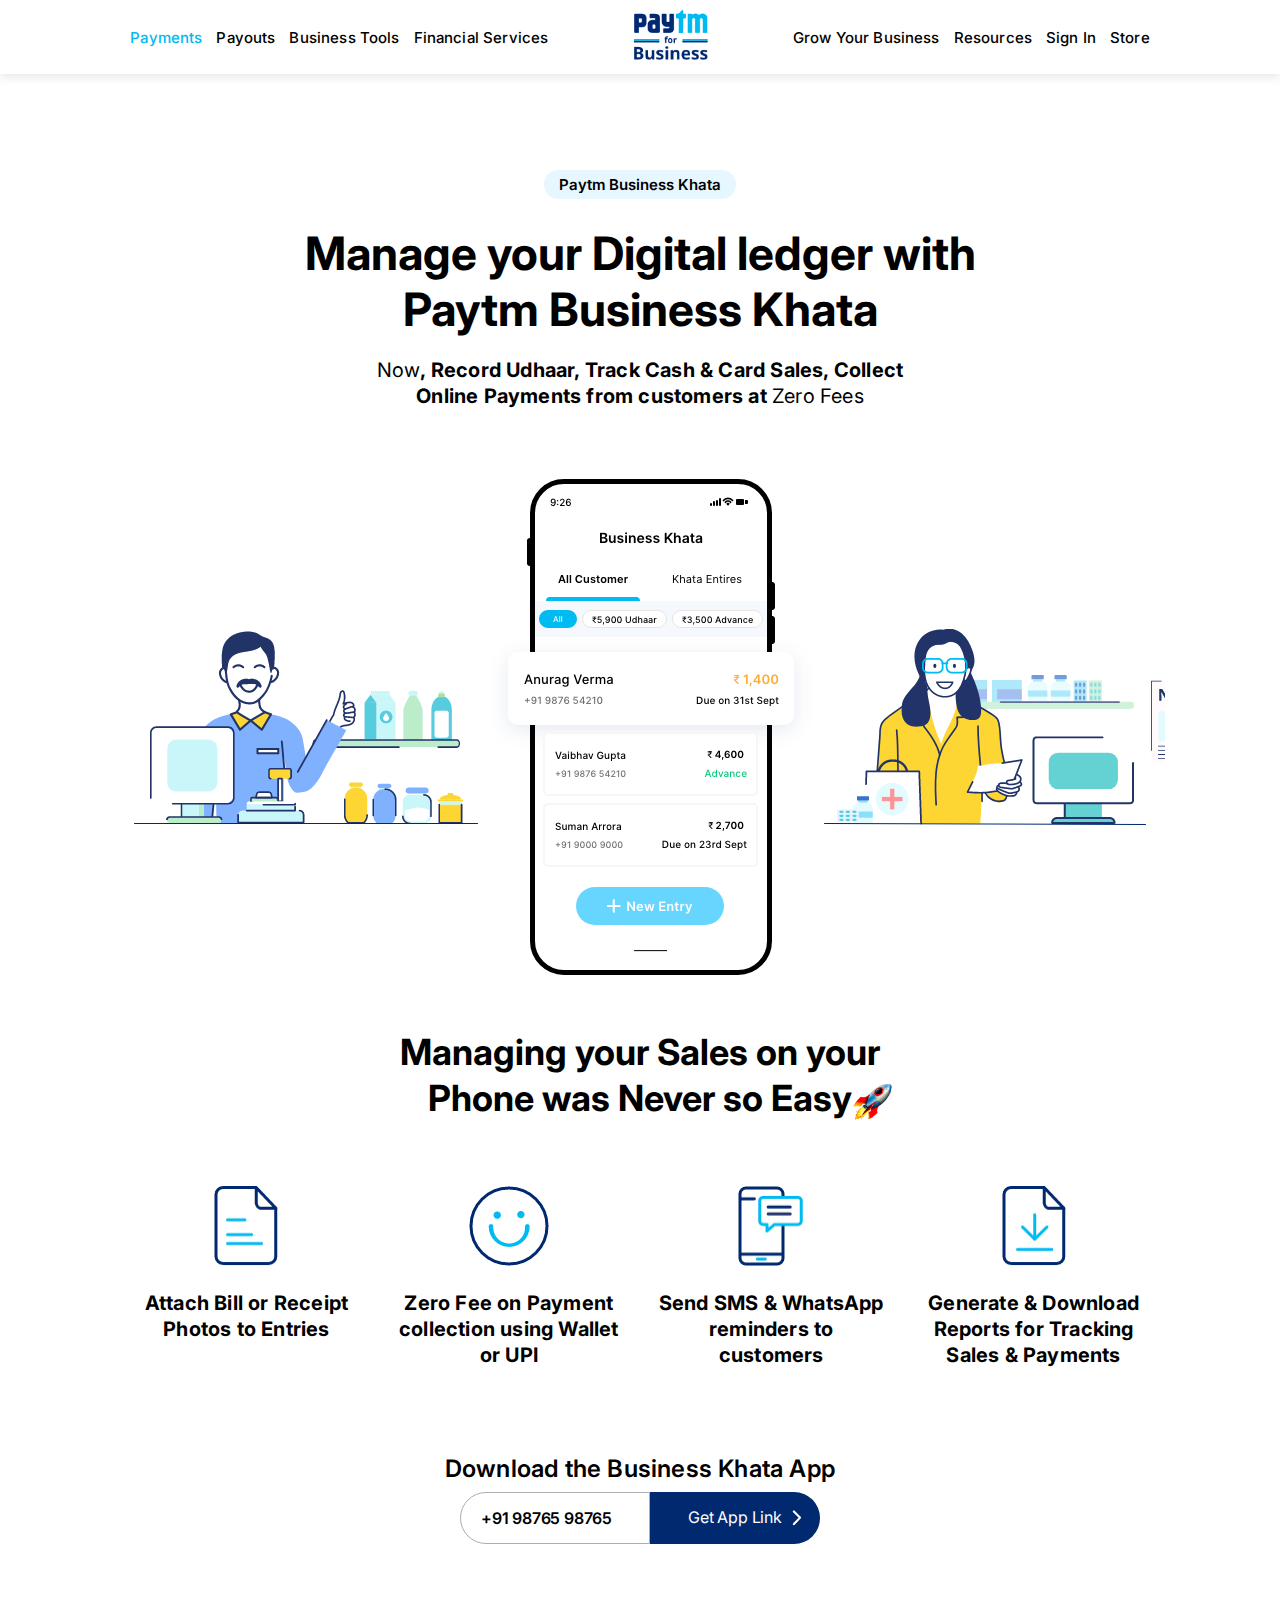
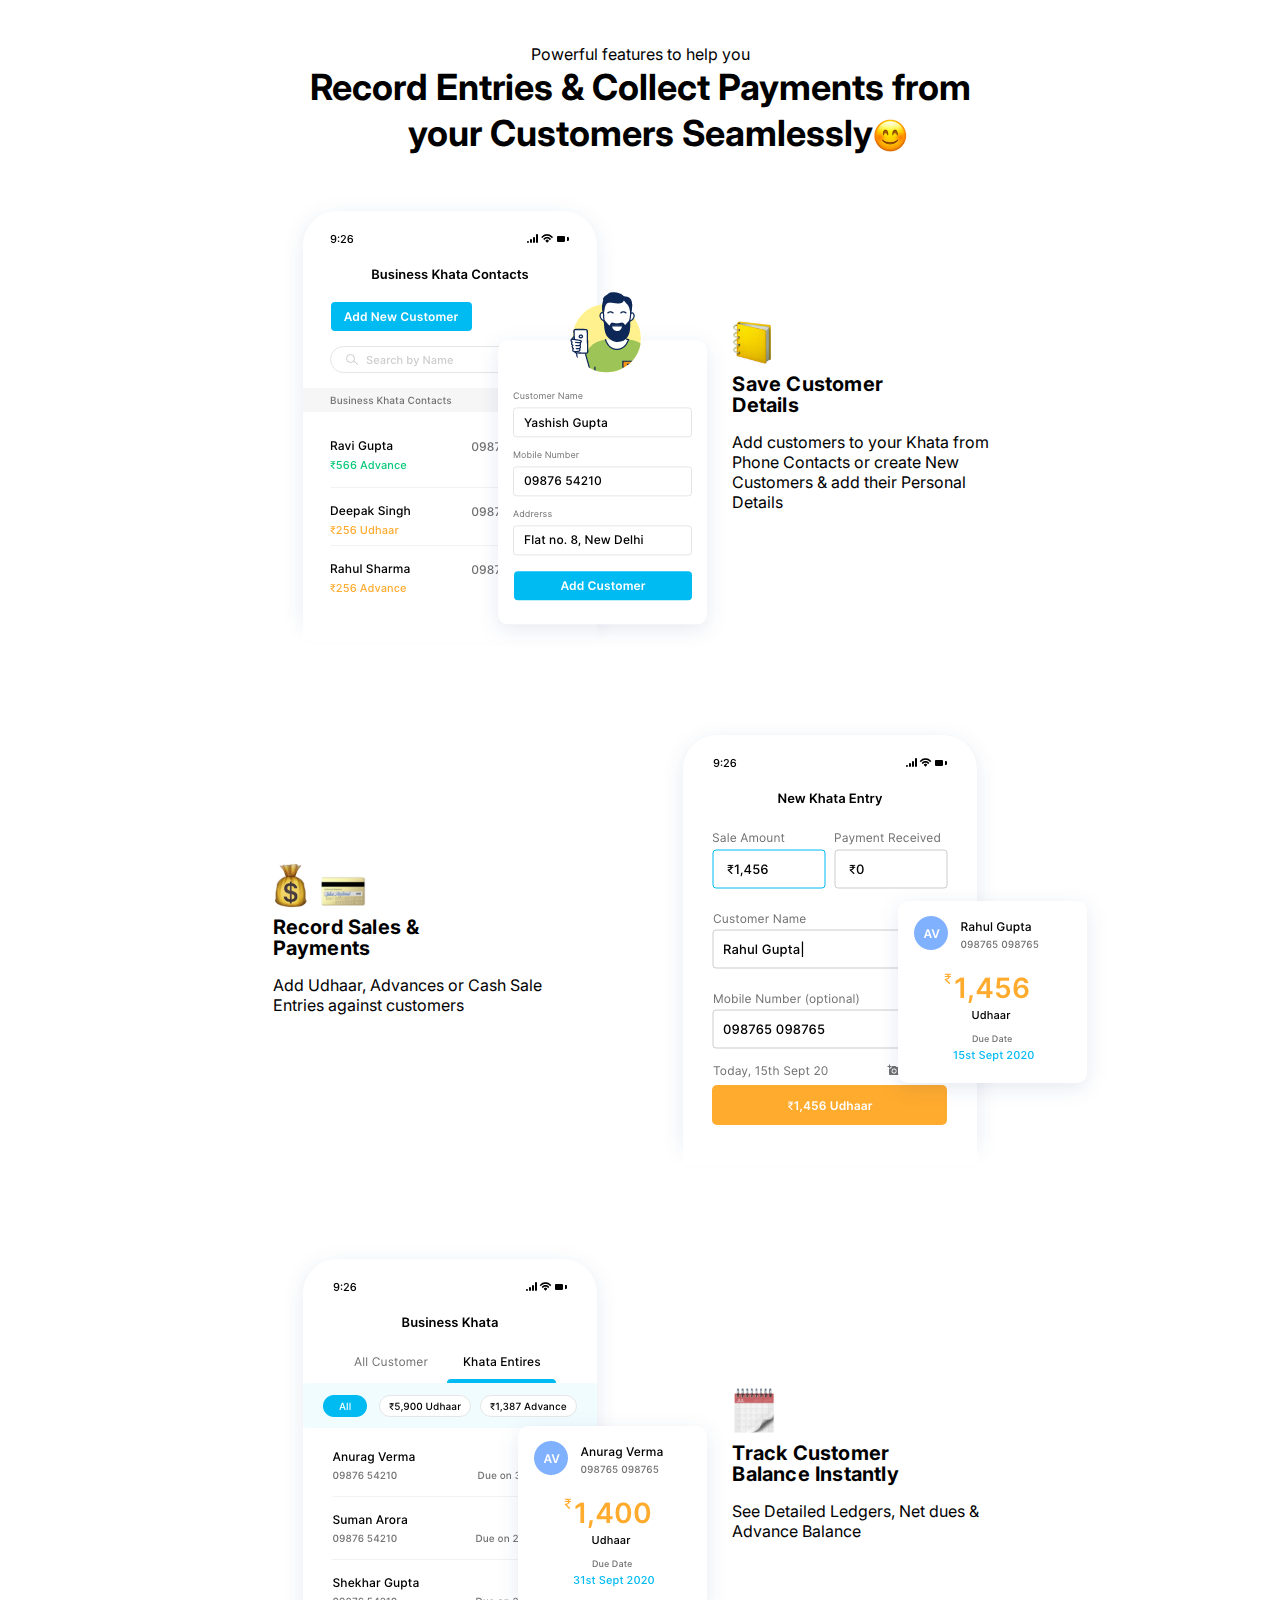
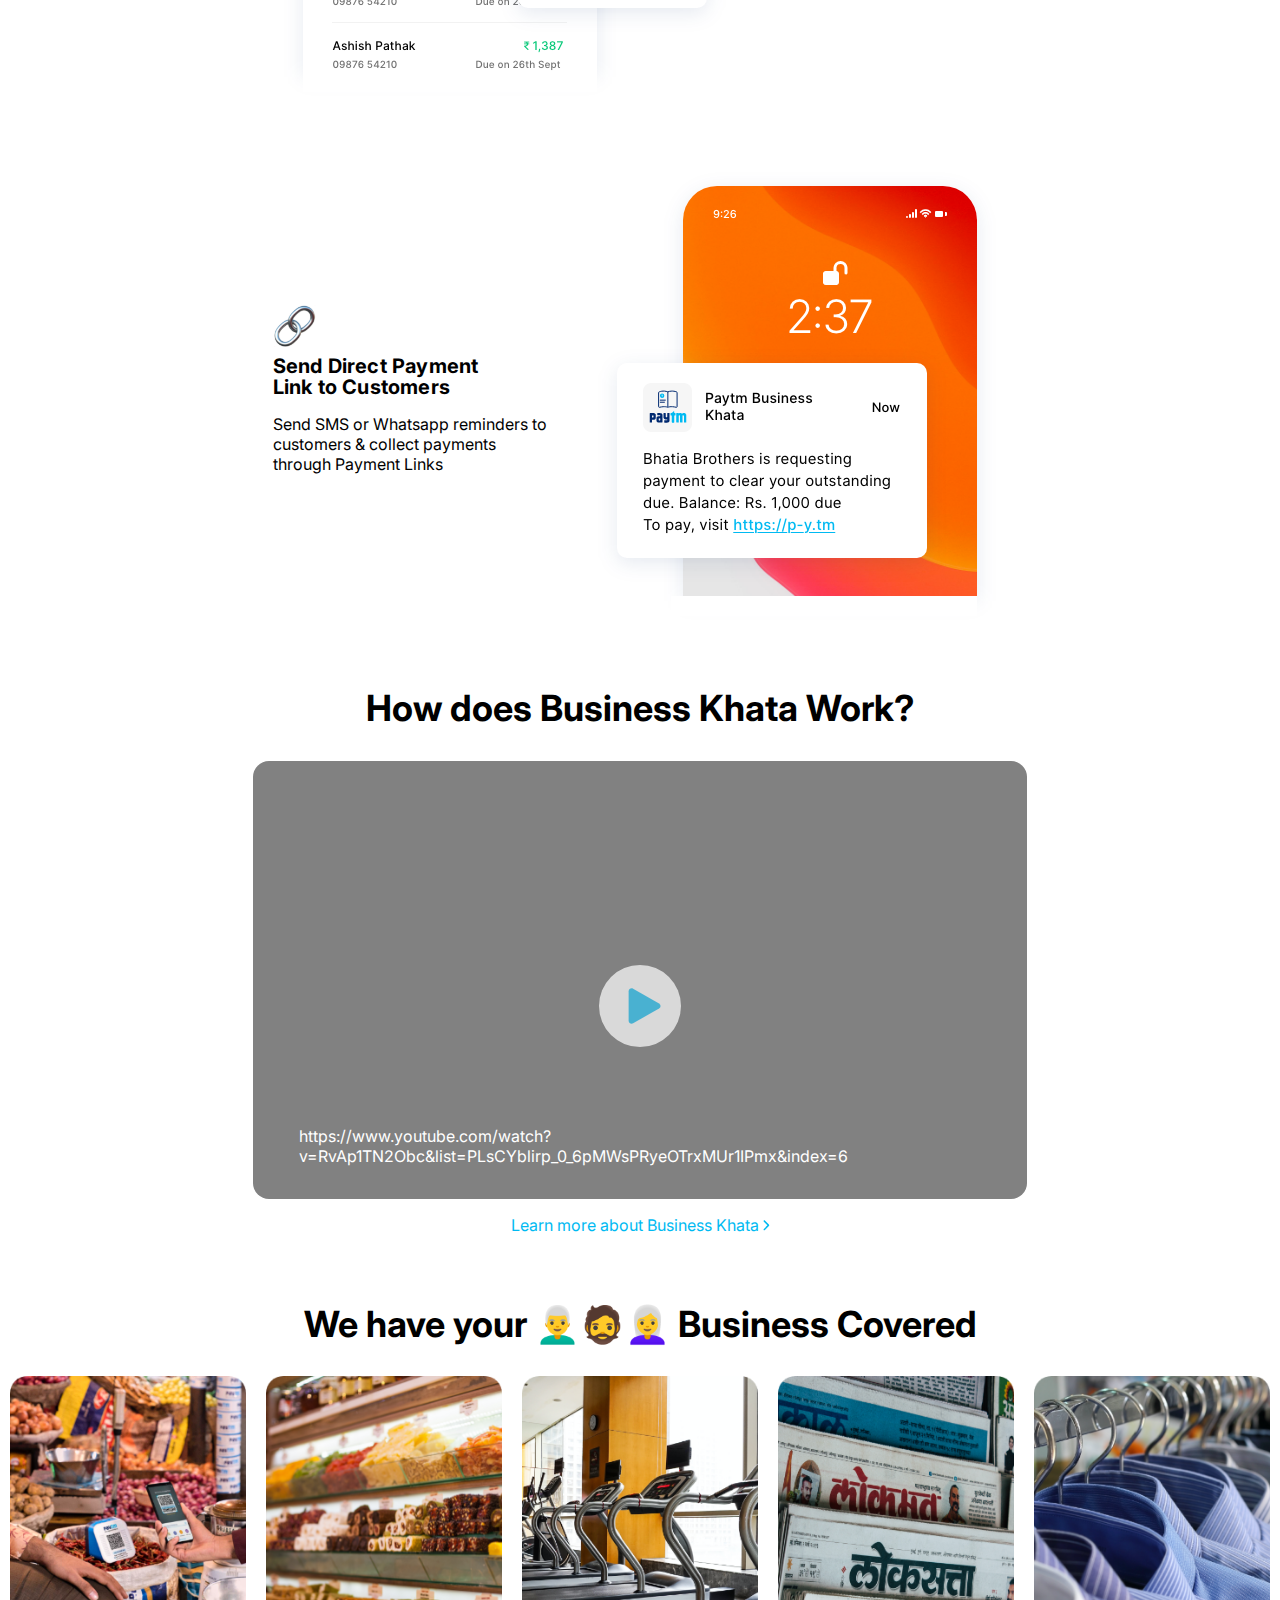
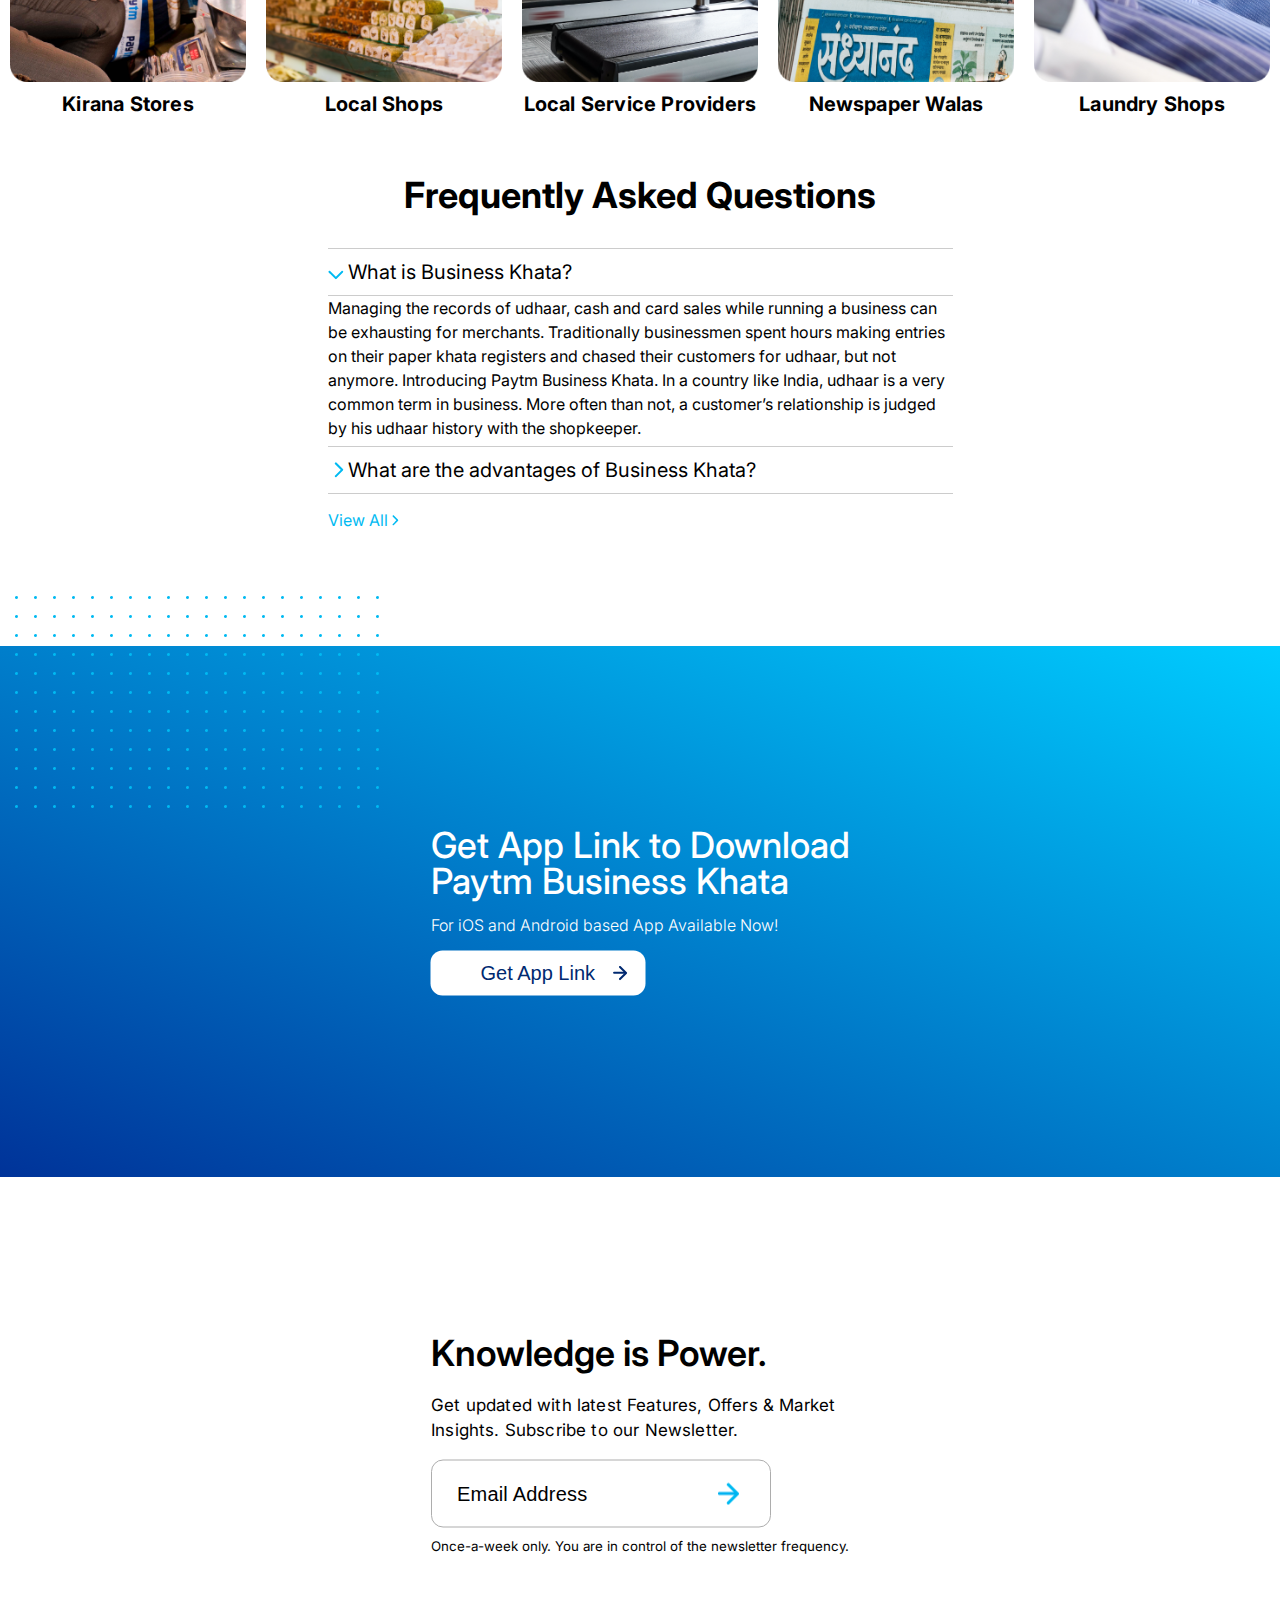
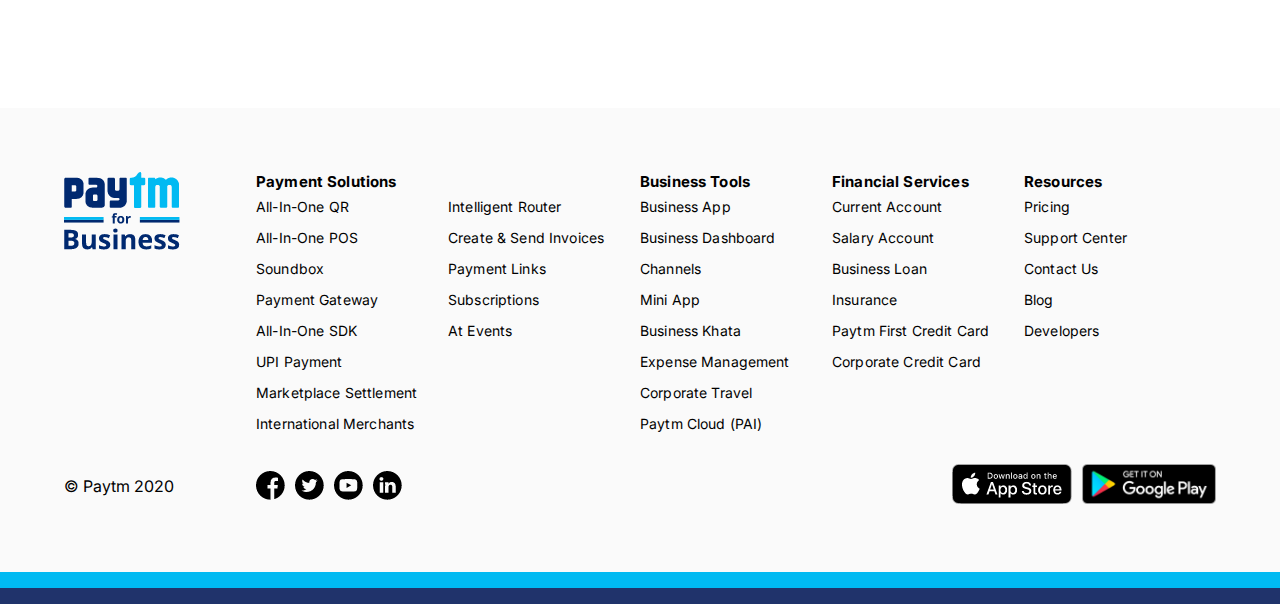
<file: index.html>
<!DOCTYPE html>
<html lang="en-IN">
    <head>
    <title>Paytm</title>
    <meta charset="utf-8">
    <meta name="viewport" content="width=device-width, initial-scale=1">
    <meta name="description" content="" />
    <meta name="keywords" content="" />
    <link rel="stylesheet" href="css/style.css" type="text/css" />
    <link rel="stylesheet" href="css/responsive.css" type="text/css" />
    </head>
<body>
<header>
    <nav class="container">
        <div class="hidden-xs">
            <a href="#">Payments</a>
            <a href="#">Payouts</a>
            <a href="#">Business Tools</a>
            <a href="#">Financial Services</a>
        </div>
        <span class="visible-xs mob-menu">
            <span></span>
            <span></span>
            <span></span>
        </span>
        <div>
            <a href="">
                <img src="img/logo.png" alt="logo" width="74" height="50" />
            </a>
        </div>
        <div class="hidden-xs">
            <a href="#">Grow your Business</a>
            <a href="#">Resources</a>
            <a href="#">Sign in</a>
            <a href="#">Store</a>            
        </div>
        <a href="javascript:void(0);" class="visible-xs sign-in">
            Sign in
        </a>
    </nav>
    <div class="mob-menu-list visible-xs">
        <ul>
            <li><a href="#">Payments</a></li>
            <li><a href="#">Payouts</a></li>
            <li><a href="#">Business Tools</a></li>
            <li><a href="#">Financial Services</a></li>
            <li><a href="#">Grow your Business</a></li>
            <li><a href="#">Resources</a></li>
            <li><a href="#">Sign in</a></li>
            <li><a href="#">Store</a></li>      
        </ul>
    </div>
</header>

<section class="container jumbotron">
    <main>
        <small>Paytm Business Khata</small>
        <h1>Manage your Digital ledger with<br>Paytm Business Khata</h1>
        <p><span>Now</span>, Record Udhaar, Track Cash & Card Sales, Collect<br> 
            Online Payments from customers at <span>Zero Fees</span>
        </p>
    </main>
    <div class="slider-conatiner">
        <!--slider-->
        <div id="homepage-slider" class="st-slider">                
        <input type="radio" class="cs_anchor radio" name="slider" id="slide1"/>
        <input type="radio" class="cs_anchor radio" name="slider" id="slide2"/>
        <input type="radio" class="cs_anchor radio" name="slider" id="slide3"/>
        <input type="radio" class="cs_anchor radio" name="slider" id="play1" checked=""/>
            <div class="images">
               <div class="images-inner">
                <div class="image-slide">
                  <div class="image bg-yellow">
                    <div class="slide">
                        <div class=""><img src="img/slide-1-man.png" alt="slide 1 man"></div>
                        <div><img src="img/slide-1-mob.png" alt="slide 2 mob"></div>
                        <div class="hidden-xs"><img src="img/slide-1-woman.png" alt="slide 1 woman"></div>
                    </div>                  
                  </div>
                </div>
                <div class="image-slide">
                  <div class="image bg-blue">
                    <div class="slide">
                        <div class=""><img src="img/Group 27277.png" alt="slide 1 man"></div>
                        <div><img src="img/Group 27333.png" alt="slide 2 mob"></div>
                        <div class="hidden-xs"><img src="img/Group 27278.png" alt="slide 1 woman"></div>
                    </div>
                </div>
                </div>
                <div class="image-slide">
                    <div class="image bg-yellow">
                      <div class="slide">
                          <div class=""><img src="img/slide-1-man.png" alt="slide 1 man"></div>
                          <div><img src="img/slide-1-mob.png" alt="slide 2 mob"></div>
                          <div class="hidden-xs"><img src="img/slide-1-woman.png" alt="slide 1 woman"></div>
                      </div>                  
                    </div>
                </div>
              </div>
            </div>
            <div class="labels visible-xs">
                <div class="fake-radio">
                  <label for="slide1" class="radio-btn">
                    <img src="img/Group 26413.png" alt="">
                  </label>
                  <label for="slide2" class="radio-btn">
                    <img src="img/Group 26412.png" alt="">
                  </label>
                </div>
            </div>
        </div>        
        <!--slider-->
    </div>
</section>
<section class="container mt-5 mb-5">
    <h2 class="text-center rocket-heading">
        Managing your Sales on your<br> Phone was Never so Easy
    </h2>
    <div class="card-conatiner mt-5 mb-5">
        <div>
            <div><img src="img/bill.png" alt="bill" width="100" height="80" /></div>
            <h3>Attach Bill or Receipt Photos to Entries</h3>
        </div>
        <div>
            <div><img src="img/smile.png" alt="smile" width="100" height="80" /></div>
            <h3>Zero Fee on Payment collection using Wallet or UPI</h3>
        </div>
        <div>
            <div><img src="img/send-sms.png" alt="send sms" width="100" height="80" /></div>
            <h3>Send SMS & WhatsApp reminders to customers</h3>
        </div>
        <div>
            <div><img src="img/download.png" alt="download" width="100" height="80" /></div>
            <h3>Generate & Download Reports for Tracking Sales & Payments</h3>
        </div>
    </div>
</section>
<section class="container mt-5 mb-5 bg-change">
    <h4 class="text-center">Download the Business Khata App</h4>
    <div class="form-conatiner">
        <form>
            <input type="number" placeholder="+91 98765 98765" name="mobileNumber" value="">
            <button type="submit">Get App Link</button>
        </form>
    </div>
</section>
<section class="container collect-payment mt-10 mb-5">
    <p class="text-center">Powerful features to help you</p>
    <h2 class="text-center">
        Record Entries & Collect Payments from <br>your Customers Seamlessly
    </h2>
    <div class="double-section mb-5">
        <div class="double-img">
            <div>
                <img src="img/bzns-grid-1.png" alt="">
                <div>
                    <img src="img/bzns-grid-1-2.png" alt="">
                </div>
            </div>
        </div>
        <div class="description">
            <div>
                <img src="img/yellow-book.png" alt="">
            </div>
            <div>
                <h3>Save Customer <br>Details</h3>
                <p>Add customers to your Khata from Phone Contacts or create New Customers & add their Personal Details</p>
            </div>
        </div>
    </div>

    <div class="double-section mb-5">
        <div class="description">
            <div>
                <img src="img/doller-card.png" alt="">
            </div>
            <div>
                <h3>Record Sales &  <br>Payments</h3>
                <p>Add Udhaar, Advances or Cash Sale Entries against customers</p>
            </div>
        </div>
        <div class="double-img">
            <div>
                <img src="img/new-khata-entry.png" alt="">
                <div>
                    <img src="img/rahul-gupta.png" alt="">
                </div>
            </div>
        </div>
    </div>

    <div class="double-section mb-5">
        <div class="double-img">
            <div>
                <img src="img/Group 27196.png" alt="">
                <div>
                    <img src="img/Group 27187.png" alt="">
                </div>
            </div>
        </div>
        <div class="description">
            <div>
                <img src="img/Screenshot 2020-09-17 at 1.15.27 PM.png" alt="">
            </div>
            <div>
                <h3>Track Customer <br>Balance Instantly</h3>
                <p>See Detailed Ledgers, Net dues & Advance Balance</p>
            </div>
        </div>
    </div>

    <div class="double-section">
        <div class="description">
            <div>
                <img src="img/Screenshot 2020-09-17 at 1.32.13 PM.png" alt="">
            </div>
            <div>
                <h3>Send Direct Payment<br>Link to Customers</h3>
                <p>Send SMS or Whatsapp reminders to customers & collect payments through Payment Links</p>
            </div>
        </div>
        <div class="double-img last-bottom-img">
            <div>
                <img src="img/Group 27164.png" alt="">
                <div>
                    <img src="img/Group 27166.png" alt="">
                </div>
            </div>
        </div>
    </div>
</section>

<section class="container mt-5 mb-5">
    <h2 class="text-center">
        How does Business Khata Work?
    </h2>
    <div class="success-story">
        <img src="img/youtube.png" alt="">
        <img src="img/play-button.png" alt="">
        <a href="javascript:void(0);">https://www.youtube.com/watch?v=RvAp1TN2Obc&list=PLsCYblirp_0_6pMWsPRyeOTrxMUr1IPmx&index=6</a>
        <p><a href="javascript:void(0);">Learn more about Business Khata</a></p>
    </div>
</section>


<section class="mt-5 mb-5">
    <h2 class="text-center">
        We have your 👨‍🦳🧔👩‍🦳 Business Covered
    </h2>
    <div class="thumbnail">
        <div>
            <div><img src="img/kirana.png" alt=""></div>
            <h5>Kirana Stores</h5>
        </div>
        <div>
            <div><img src="img/Mask Group 444.png" alt=""></div>
            <h5>Local Shops</h5>
        </div>
        <div>
            <div><img src="img/Group 27334.png" alt=""></div>
            <h5>Local Service Providers</h5>
        </div>
        <div>
            <div><img src="img/Group 27343.png" alt=""></div>
            <h5>Newspaper Walas</h5>
        </div>
        <div>
            <div><img src="img/Mask Group 442.png" alt=""></div>
            <h5>Laundry Shops</h5>
        </div>
    </div>
</section>

<section class="container mt-5 mb-5">
    <h2 class="text-center">
        Frequently Asked Questions
    </h2>
    <div class="accordian-container">
        <section class="ac-container">
            <div>
              <input id="ac-1" name="accordion-1" type="radio" checked>
              <label for="ac-1">What is Business Khata?</label>
              <article>
                <p>Managing the records of udhaar, cash and card sales while running a business can be exhausting for merchants. Traditionally businessmen spent hours making entries on their paper khata registers and chased their customers for udhaar, but not anymore. Introducing Paytm Business Khata. In a country like India, udhaar is a very common term in business. More often than not, a customer’s relationship is judged by his udhaar history with the shopkeeper.</p>
              </article>
            </div>
            <div>
              <input id="ac-2" name="accordion-1" type="radio">
              <label for="ac-2">What are the advantages of Business Khata?</label>
              <article>
                <p>Like you, I used to think the world was this great place where everybody lived by the same standards I did, then some kid with a nail showed me I was living in his world, a world where chaos rules not order, a world where righteousness is not rewarded. That's Cesar's world, and if you're not willing to play by his rules, then you're gonna have to pay the price. </p>
              </article>
            </div>
            <div class="success-story view-all">
                <p><a href="javascript:void(0);">View All</a></p>
            </div>
        </section>
    </div>
</section>


<section class="mt-10 greadiant-parent">
    <img src="img/dot.png" alt="">
    <div>
        <label>Get App Link to Download<br>Paytm Business Khata</label>
        <p>For iOS and Android based App Available Now!</p>
        <button type="button" id="getAppLink">Get App Link</button>
    </div>
</section>


<section class="greadiant-parent fff-bg">
    <div>
        <label>Knowledge is Power.</label>
        <p>Get updated with latest Features, Offers & Market<br> Insights. Subscribe to our Newsletter.</p>
        <form>
            <input type="email" placeholder="Email Address">
            <button type="submit">
                <img src="img/submit-arrow.png" alt="">
            </button>
        </form>
        <div>
            <small>Once-a-week only. You are in control of the newsletter frequency.</small>
        </div>
    </div>
</section>

<footer>
    <div class="footer-nav"> 
        <div>
            <img src="img/logo.png" alt="">
        </div>
        <div>
            <div>
                <h6>Payment Solutions</h6>
                <ul>
                    <li><a href="">All-In-One QR</a></li>
                    <li><a href="">All-In-One POS</a></li>
                    <li><a href="">Soundbox</a></li>
                    <li><a href="">Payment Gateway</a></li>
                    <li><a href="">All-In-One SDK</a></li>
                    <li><a href="">UPI Payment</a></li>
                    <li><a href="">Marketplace Settlement</a></li>
                    <li><a href="">International Merchants</a></li>
                </ul>
                <ul>
                    <li><a href="">Intelligent Router</a></li>
                    <li><a href="">Create & Send Invoices</a></li>
                    <li><a href="">Payment Links</a></li>
                    <li><a href="">Subscriptions</a></li>
                    <li><a href="">At Events</a></li>
                </ul>
            </div>
            <div>
                <h6>Business Tools</h6>
                <ul>
                    <li><a href="">Business App</a></li>
                    <li><a href="">Business Dashboard</a></li>
                    <li><a href="">Channels</a></li>
                    <li><a href="">Mini App</a></li>
                    <li><a href="">Business Khata</a></li>
                    <li><a href="">Expense Management</a></li>
                    <li><a href="">Corporate Travel</a></li>
                    <li><a href="">Paytm Cloud (PAI)</a></li>
                </ul>
            </div>
            <div>
                <h6>Financial Services</h6>
                <ul>
                    <li><a href="">Current Account</a></li>
                    <li><a href="">Salary Account</a></li>
                    <li><a href="">Business Loan</a></li>
                    <li><a href="">Insurance</a></li>
                    <li><a href="">Paytm First Credit Card</a></li>
                    <li><a href="">Corporate Credit Card</a></li>
                </ul>
            </div>
            <div>
                <h6>Resources</h6>
                <ul>
                    <li><a href="">Pricing</a></li>
                    <li><a href="">Support Center</a></li>
                    <li><a href="">Contact Us</a></li>
                    <li><a href="">Blog</a></li>
                    <li><a href="">Developers</a></li>
                </ul>
            </div>
        </div>
    </div>
    <div class="footer-bottom">
        <div>
            &copy; Paytm 2020
        </div>
        <div>
            <ul>
                <li><a href=""><img src="img/fb.png" alt=""></a></li>
                <li><a href=""><img src="img/twitter.png" alt=""></a></li>
                <li><a href=""><img src="img/youtube-icon.png" alt=""></a></li>
                <li><a href=""><img src="img/linked.png" alt=""></a></li>
            </ul>
        </div>
        <div>
            <a href=""><img src="img/apple.png" alt=""></a>
            <a href=""><img src="img/google-play-badge.png" alt=""></a>
        </div>
    </div>
</footer>
<div class="bottom-stripe-light">&nbsp;</div>
<div class="bottom-stripe-dark">&nbsp;</div>

<div class="popup-container">
    <div>
        <div>
            <span class="close"></span>
        </div>
        <div>
            <img src="img/Group 27149.png" alt="">
        </div>
        <div>
            <h3>Get App Link to Download<br>Paytm Business Khata</h3>
            <p>For iOS and Android based App Available Now!</p>
        </div>
        <div class="popup-form-container">
            <div>
                <input type="number" placeholder="Your Phone Number">
            </div>
            <button type="submit">Get App Link</button>
        </div>
    </div>
</div>
<script src="js/custom.js"></script>
</body>
</html>
</file>
<file: css/style.css>
@import url('https://fonts.googleapis.com/css2?family=Inter:wght@100;200;300;400;500;600;700;800;900&display=swap');
* {
    -webkit-box-sizing: border-box;
    -moz-box-sizing: border-box;
    box-sizing: border-box;
}
*:before, *:after {
    -webkit-box-sizing: border-box;
    -moz-box-sizing: border-box;
    box-sizing: border-box;
}
body{
    margin:0px;
    padding: 0px;
    font-family: 'Inter', sans-serif;
    color: #000;
}
a{
    text-decoration: none;
} 
header{       
    /* 
    position: fixed; 
    top: 0px;
    left: 0px;
    right: 0px;
    z-index: 99;
    */
    background-color: #ffffff;
    box-shadow: 0px 3px 10px #0000001A;
    -webkit-box-shadow: 0px 3px 10px #0000001A;
    -o-box-shadow: 0px 3px 10px #0000001A;
    -moz-box-shadow: 0px 3px 10px #0000001A;
    -ms-box-shadow: 0px 3px 10px #0000001A;
}
.container{
    width: 82%;
    margin: auto;   
} 
nav {
    display: flex;
    align-items: center;
    justify-content: space-between;
    padding: 10px 10px;
}
nav > div > a{
    color: #000;
    padding: 0px 5px;
    font-size: 15px;
    font-weight: 500;
    letter-spacing: 0.15px;    
    text-transform: capitalize;
    transition: .25s ease-in;
    -webkit-transition: .25s ease-in;
    -o-transition: .25s ease-in;
    -moz-transition: .25s ease-in;
    -ms-transition: .25s ease-in;
}
nav > div:first-child > a:first-child{
    color: #00BAF2;
}
nav > div > a:hover{
    color: #00BAF2;
}

main{
    text-align:center;
    padding: 50px 10px;
    margin: 50px auto 0px;
}
main > small{
    background: #E6F7FF;
    padding: 5px 15px;
    border-radius: 50px;
    font-size: 15px;
    font-weight: 600;
}
h1{
    line-height: 56px;
    font-size: 46px;  
    margin-bottom: 0px;  
}
main > p{
    font-weight: bold;
    font-size: 20px;
    letter-spacing: 0.2px;
    line-height: 26px
}
main > p > span{
    font-weight: normal;
}
.slide{
    display: flex;
    align-items: center;
    justify-content: center;
}
.text-center{
    text-align: center;
}
h2{
    font-size: 36px;
    line-height: 46px;
}
h3{
    font-size: 20px;
    line-height: 26px;
    letter-spacing: 0.2px;
}
.card-conatiner{
    display: flex;
    align-items: center;
    justify-content: center;
}
.card-conatiner > div{
    width: 25%;
    text-align: center;
    padding: 15px 15px;
    min-height: 235px;
}
.card-conatiner > div > h3{
    font-size: 20px;
    letter-spacing: 0.2px;
    line-height: 26px;
}
h4{
    font-size: 24px;
    letter-spacing: 0.2px;
    line-height: 26px;
    font-weight:600;
    margin-bottom: 10px;
}

/* Chrome, Safari, Edge, Opera */
input::-webkit-outer-spin-button,
input::-webkit-inner-spin-button {
  -webkit-appearance: none;
  margin: 0;
}
::-webkit-input-placeholder {
    color: #000000;
}
  
:-ms-input-placeholder { 
    color: #000000;
}
  
::placeholder {
    color: #000000;
}
/* Firefox */

form{
    display: flex;
    justify-content: center;
    align-items: stretch;    
}

.form-conatiner > form > input[type=number]{
    font-family:inherit;
    font-size: 16px;
    letter-spacing: -0.2px;
    line-height: 39px;
    -moz-appearance: textfield;
    border: 1px solid #ADADAD;
    border-radius: 35px 0px 0px 35px;
    width: 190px;
    height: 52px;
    font-weight: 600;
    padding: 0px 20px;
}
.form-conatiner > form > input[type=number]:focus{
    outline: none;
    border-color: #01baf2;
}

.form-conatiner button[type=submit]{
    font-family:inherit;
    color: #ffffff;
    background: #002970;
    font-size: 16px;
    width: 170px;
    letter-spacing: -0.2px;
    line-height: 39px;
    border: none;
    border-radius: 0px 35px 35px 0px;
    position: relative;
}

.form-conatiner button[type=submit]::after{
    content: '';
    background: url('../img/fff-arrow.png');
    position: absolute;
    z-index: 999;
    width: 100px;
    right: 18px;
    top: 0px;
    bottom: 0px;
    background-repeat: no-repeat;
    background-position: right center;
}
.form-conatiner button[type=submit]:focus{
    outline: none;
}
.collect-payment > p{
    margin-bottom: 0px;
}
.collect-payment > h2{
    margin-top: 0px;
    position: relative;
}
.mt-5{
    margin-top: 50px !important;
}
.mt-10{
    margin-top: 100px !important;
}
.mb-5{
    margin-bottom: 50px !important;
}

h2.rocket-heading::after{
    content: url('../img/rocket.png');
    position: absolute;
    padding-top: 7px;
}

.collect-payment > h2::after{
    content: url('../img/smile-emoji.png');
    position: absolute;
    padding-top: 7px;
}
.double-section{
    display: flex;
    align-items: center;
    justify-content: space-between;
    width: 70%;
    margin: auto;
}
.double-section > div.double-img > div{
    position: relative;
}

.double-section > div.double-img > div > div > img{
    position: absolute;
    right: -110px;
    top: 100px;
    bottom: 0px;
    margin: auto;
}
.double-section > div.double-img.last-bottom-img > div > div > img{
    right: 50px;
    bottom: -35px;    
}
.double-section > div.description{
    width: 275px;
}
.double-section > div.description h3{
    margin-top: 5px;
    margin-bottom: 5px;
    line-height: 21px;    
}

.success-story{
    text-align: center;
    position: relative;
    display: flex;
    align-items: center;
    justify-content: center;
    flex-direction: column;
}
.success-story img:nth-child(2){
    position: absolute;
    top: 0px;
    bottom: 0px;
    right: 0px;
    left: 0px;
    margin: auto;
    z-index: 9999;
    cursor: pointer;
}
.success-story > a{
    position: absolute;
    color: #fff;
    bottom: 85px;
    width: 65%;
    text-align: left;
}
.success-story > p{
    width: 100%;
}
.success-story > p > a{
    color: #00BAF2;
}
.success-story > p > a::after{
    content: url('../img/right-small-arrow.png');
}
.thumbnail{
    display: flex;
    overflow: hidden;
}
.thumbnail > div{
    width: 20%;
    padding-left: 10px;
    padding-right: 10px;
}
.thumbnail > div > div > img{
    width: 100%;
}
.thumbnail > div > h5{
    text-align: center;
    font-size: 20px;
    line-height: 36px;
    letter-spacing: 0.2px;
    margin: 0px;
}


/*faq css*/
/* Label */
.ac-container {
    max-width: 625px;
  }
  .ac-container label {
    line-height: 1.8;
    font-size: 20px;
    padding: 5px 20px;
    display: block;
    cursor: pointer;
    background-image: url('../img/Path 17582-1.png');
    background-repeat: no-repeat;
    background-position: left center;
    border-top: 1px solid #ccc;
    border-bottom: 1px solid #ccc;
  }
  .ac-container {
    width: 100%;
    margin: 10px auto;
  }
  .ac-container input {
    display: none;
  }
  
  /* Contents */
  .ac-container article {
    overflow: hidden;
    height: 0;
    transition: 0.6s;
  }
  .ac-container article p {
    line-height: 1.5;
    margin: 0px;
  }
  .ac-container input:checked ~ article {
    height: 150px;
  }
  .ac-container input:checked ~ label{    
    background-image: url('../img/Path 25393.png');
    background-repeat: no-repeat;
    background-position: left center;
  }
/*faq css*/

.view-all{
    text-align: left;
}
.greadiant-parent{
    background: linear-gradient(67deg, #003399, #00CCFF);
    background: -webkit-linear-gradient(67deg, #003399, #00CCFF);
    background: -moz-linear-gradient(67deg, #003399, #00CCFF);
    background: -o-linear-gradient(67deg, #003399, #00CCFF);
    background: -ms-linear-gradient(67deg, #003399, #00CCFF);
    position: relative;
    min-height: 531px;
}

.greadiant-parent > img{
    position: absolute;
    left: 15px;
    top: -50px;
    z-index: 99;    
}

.greadiant-parent > div{       
    position: absolute;    
    top: 50%; 
    left: 50%;
    transform: translate(-50%,-50%);
    color: #ffffff;
}
.greadiant-parent > div > label{
    font-size: 36px;
    line-height: 36px;
    font-weight: 500;
}
.greadiant-parent > div > p{
    font-weight: 300;
}
.greadiant-parent > div > button{
    position: relative;
    background: #fff;
    border: none;
    color: #002970;
    font-size: 20px;
    font-weight: 500;
    padding: 11px 50px;
    border-radius: 12px 12px 12px 12px;
    cursor: pointer;
}
.greadiant-parent > div > button:focus{
    outline: none;
}
.greadiant-parent > div > button::after{
    content: '';
    background: url('../img/blue-arrow.svg');
    position: absolute;
    z-index: 999;
    width: 100px;
    right: 18px;
    top: 0px;
    bottom: 0px;
    background-repeat: no-repeat;
    background-position: right center;    
}
.fff-bg{
    background: #fff;
}
.fff-bg > *{
    color: #000 !important;
}
.fff-bg > div > label{
    font-size: 36px;
    letter-spacing: 0px;
    line-height: 46px;
    font-weight: 600;
}
.fff-bg > div > p{
    font-size: 17px;
    letter-spacing: 0.17px;
    line-height: 25px;
    font-weight: 400;    
}
.fff-bg > div > form{  
    display: inline-flex;  
    align-items: stretch;
    justify-content: flex-start;
    position: relative; 
    width: 340px;
}
.fff-bg > div > form > input[type='email']{
    background: #fff;
    border: 1px solid #ADADAD;
    padding: 20px 25px;
    border-radius: 12px;
    width: 100%;
    font-size: 20px;
    letter-spacing: 0.2px;
    line-height: 26px;
}
.fff-bg > div > form > button[type='submit']{
    background: transparent;
    position: absolute;
    right: 25px;
    top: 0px;
    bottom: 0px;
    margin: auto;
    border: none;
    height: 25px;
    cursor: pointer;
}
.fff-bg > div > form > input[type='email'],.fff-bg > div > form > button[type='submit']:focus{
    outline: none;
}
.fff-bg > div > div > small{
    padding-top: 10px;
    display: inline-block;    
}
footer{
    background-color: #FAFAFA;
    padding:5% 5%;
}
.footer-nav{
    display: flex;
}
.footer-nav > div:nth-child(1){
    flex: 1;
}
.footer-nav > div:nth-child(2){
    flex: 5;
    display: flex;
}
.footer-nav > div:nth-child(2) > div{
    flex: 1;
}
.footer-nav > div:nth-child(2) > div:nth-child(1){
    flex: 2;
}
.footer-nav > div:nth-child(2) > div:nth-child(1) > ul{
    width: 50%;
    float: left;
}
.footer-nav > div:nth-child(2) > div > h6{
    font-size: 15px;
    letter-spacing: 0.15px;
    line-height: 19px;
    margin: 0px;
    position: relative;
}


.footer-nav > div:nth-child(2) > div > ul{
    font-size: 14px;
    letter-spacing: 0.14px;
    list-style: none;
    margin: 0px;
    padding: 0px;
}
.footer-nav > div:nth-child(2) > div > ul > li{
    line-height: 31px;
}
.footer-nav > div:nth-child(2) > div > ul > li > a{
    color: #000;
    display: block;
}
.footer-bottom{
    display: flex;
    align-items: center;
    justify-content: flex-start;
    margin-top: 25px;
}
.footer-bottom > div:nth-child(1){
    flex: 1;
}
.footer-bottom > div:nth-child(2){
    flex: 2;
}
.footer-bottom > div:nth-child(2) > ul{
    margin: 0px;
    padding: 0px;
    list-style: none;
    display: flex;
    flex-direction: row;
    align-items: center;
    justify-content: flex-start;
}
.footer-bottom > div:nth-child(2) > ul > li > a{
    display: flex;
    margin-right: 10px;
}
.footer-bottom > div:nth-child(3){
    flex: 3;
    display: flex;
    justify-content: flex-end;
    align-items: center;
}
.footer-bottom > div:nth-child(3) > a:first-child{
    margin-right: 10px;
}
.bottom-stripe-light{
    background: #00BAF2;
    line-height: 16px;
}
.bottom-stripe-dark{
    background: #20336B;
    line-height: 16px;
}


/* slider css */
.image {
    width: 100%;
    height: auto;
  }
  .radio {
    display: none;
  }
  .images {
    overflow: hidden;
    top: 0;
    bottom: 0;
    left: 0;
    right: 0;
    width: 100%;
  }
  .images-inner {
    width: 500%;
    transition: all 800ms cubic-bezier(0.770, 0.000, 0.175, 1.000);
    transition-timing-function: cubic-bezier(0.770, 0.000, 0.175, 1.000);
  }
  .image-slide {
    width: 20%;
    float: left;
  }
  .image-slide,
  .fake-radio,
  .radio-btn {
    transition: all 0.5s ease-out;
  }
  .fake-radio {
    float: right;
  }
  
  
  
  
  /* Move slides overflowed container */
  #slide1:checked ~ .images .images-inner {
    margin-left: 0;
  }
  #slide2:checked ~ .images .images-inner {
    margin-left: -100%;
  }
  #slide3:checked ~ .images .images-inner {
    margin-left: -200%;
  }
  
  
  
  
  /* Color of bullets */
  #slide1:checked ~ div .fake-radio .radio-btn:nth-child(1),
  #slide2:checked ~ div .fake-radio .radio-btn:nth-child(2),
  #slide3:checked ~ div .fake-radio .radio-btn:nth-child(3) {
    background: transparent;
  }
  .radio-btn {
    width: 9px;
    height: 9px;
    border-radius: 5px;
    background: gray;
    display: inline-block !important;
    margin: 0 1px;
    cursor: pointer;
  }
  /* Color of bullets - END */
  
  
  
  
  /* Text of slides */
  #slide1:checked ~ .labels .label:nth-child(1),
  #slide2:checked ~ .labels .label:nth-child(2),
  #slide3:checked ~ .labels .label:nth-child(3) {
    opacity: 1;
  }
  
  .label {
    opacity: 0;
    position: absolute;
  }
  /* Text of slides - END */
  
  
  
  /* Calculate AUTOPLAY for BULLETS */
  @keyframes bullet {
    0%, 33.32333333333334%	{
      background:transparent;
    }
    33.333333333333336%, 100% {
      background: transparent;
    }
  }
  
  
  #play1:checked ~ div .fake-radio .radio-btn:nth-child(1) {
    animation: bullet 12300ms infinite -1000ms;
  }
  
  #play1:checked ~ div .fake-radio .radio-btn:nth-child(2) {
    animation: bullet 12300ms infinite 3100ms;	
  }
  
  #play1:checked ~ div .fake-radio .radio-btn:nth-child(3) {
    animation: bullet 12300ms infinite 7200ms;	
  }
  /* Calculate AUTOPLAY for BULLETS - END */
  
  
  
  
  /* Calculate AUTOPLAY for SLIDES */
  @keyframes slide {
    0%, 25.203252032520325%	{ margin-left: 0; }
    33.333333333333336%, 58.53658536585366%	{ margin-left: -100%; }
    66.66666666666667%, 91.869918699187%	{ margin-left: -200%; }
  }
  
  
  .st-slider > #play1:checked ~ .images .images-inner {
    animation: slide 12300ms infinite;	
  }
  /* Calculate AUTOPLAY for SLIDES - END */
  
  
  
  
  
  /* Calculate AUTOPLAY for CAPTION */
  @keyframes caption {
    0%, 33.32333333333334%	{
      opacity: 1;
    }
    33.333333333333336%, 100% {
      opacity: 0;
    }
  }
  
  
  #play1:checked ~ .labels .label:nth-child(1) {
    animation: caption 12300ms infinite -1000ms;
  }
  
  #play1:checked ~ .labels .label:nth-child(2) {
    animation: caption 12300ms infinite 3100ms;	
  }
  
  #play1:checked ~ .labels .label:nth-child(3) {
    animation: caption 12300ms infinite 7200ms;	
  }
  /* Calculate AUTOPLAY for CAPTION - END */
  
  
  
/* slider css */


/* pop up */
.popup-container{
    position: fixed;
    left: 0px;
    right: 0px;
    top: 0px;
    bottom: 0px;
    background:hsl(0deg 0% 0% / 69%);
    z-index: 99;
    -webkit-transition: all .25s ease-in-out;
    -o-transition: all .25s ease-in-out;
    -moz-transition: all .25s ease-in-out;
    -ms-transition: all .25s ease-in-out;
    transition: all .25s ease-in-out;
    display: none;
}
.popup-container > div{
    display: flex;
    align-items: center;
    justify-content: center;
    flex-direction: column;
    text-align: center;
    padding: 40px 20px;
    border-radius: 10px 10px 10px 10px;
    background: #fff;
    width: 750px;
    position: absolute;
    left: 50%;
    top: -100%;
    transform: translate(-50%,-50%);
    -webkit-transform: translate(-50%,-50%);
    -o-transform: translate(-50%,-50%);
    -moz-transform: translate(-50%,-50%);
    -ms-transform: translate(-50%,-50%);
    box-shadow: 0px 5px 20px #ffffff1c;
    -webkit-transition: all .5s ease-in;
    -o-transition: all .5s ease-in;
    -moz-transition: all .5s ease-in;
    -ms-transition: all .5s ease-in;
    transition: all .5s ease-in;
}
.d-block{
    display: block;
    -webkit-transition: all .75s ease-in-out;
    -o-transition: all .75s ease-in-out;
    -moz-transition: all .75s ease-in-out;
    -ms-transition: all .75s ease-in-out;
    transition: all .75s ease-in;    
}
.popup-container h3{
    font-size: 36px;
    letter-spacing: 0px;
    line-height: 46px;
    margin-bottom:0px;
}
.popup-container p{
    font-size: 16px;
    letter-spacing: 0.2px;
    line-height: 26px;
    font-weight: 500;
    margin: 10px 0px;
}
.popup-container input[type='number']{
    border-radius: 10px 10px 10px 10px;
    box-shadow: 0px 5px 20px #0029701A;
    padding: 20px 20px 20px 20px;
    width: 350px;
    border: none;    
}
.popup-container button{
        font-family: inherit;
        color: #ffffff;
        background: #002970;
        font-size: 16px;
        width: 170px;
        letter-spacing: -0.2px;
        line-height: 39px;
        border: none;
        border-radius: 35px 35px 35px 35px;
        position: relative;
        margin-top: 25px;
        cursor: pointer;
        padding-top: 8px;
        padding-bottom: 8px;
}
.popup-container button::after{
    content: '';
    background: url(../img/fff-arrow.png);
    position: absolute;
    z-index: 999;
    width: 100px;
    right: 18px;
    top: 0px;
    bottom: 0px;
    background-repeat: no-repeat;
    background-position: right center;    
}
.popup-container input[type='number'],.popup-container button:focus{
    outline: none;
}
.close {
    position: absolute;
    right: 10px;
    top: 10px;
    width: 20px;
    height: 20px;
    opacity: 0.3;
    background: #ccc;
    border-radius: 50%;
    display: flex;
    align-items: center;
    justify-content: center;
  }
  .close:hover {
    opacity: 1;
  }
  .close:before, .close:after {
    position: absolute;
    left: 10px;
    content: ' ';
    height: 10px;
    width: 1px;
    background-color: #333;
  }
  .close:before {
    transform: rotate(45deg);
  }
  .close:after {
    transform: rotate(-45deg);
  }
 
/* pop up */
</file>
<file: css/responsive.css>
@media (max-width: 767px) {
    .visible-xs {
        display: block !important
    }
    .hidden-xs {
        display: none !important
    }
    body{
        overflow-x:hidden;        
    }
    .mob-menu{
        cursor: pointer;
    }
    .mob-menu span{
        width: 18px;
        height: 1px;
        background: #0C2756;
        display: flex;
    }
    .mob-menu span:nth-child(2){
        margin: 5px 0px;
        width: 10px;
    }
    .mob-menu span:nth-child(3){
        width: 14px;
    }
    .container {
        width: 100%;
        margin: auto;
    }
    .sign-in{
        background: #00BAF2;
        color: #fff;
        padding: 10px 10px;
        border-radius: 6px;        
    }
    .mob-menu-list{
    position: fixed;
    left: -100%;
    right: unset;
    top: 0px;
    bottom: 0px;
    background: #0000009e;
    z-index: 9;
    width: 100%;
    -webkit-transition: all .75s ease-in-out;
    -o-transition: all .75s ease-in-out;
    -moz-transition: all .75s ease-in-out;
    -ms-transition: all .75s ease-in-out;
    transition: all .25s ease-in;    
}
    .mob-menu-list > ul{
    list-style: none;
    margin: 0px;
    padding: 0px;
    background: #fff;
    width: 75%;
    height: 100%;
    display: flex;
    flex-direction: column;
    align-items: center;
    justify-content: center;
}
    .mob-menu-list > ul > li{
    border-top: 1px solid #ccc;
    width: 80%;
}
    .mob-menu-list > ul > li:last-child{
        border-bottom: 1px solid #ccc;
    }
    .mob-menu-list > ul > li > a{
    display: block;
    color: #000;
    padding: 10px 15px;
    text-align: left;
}
.show-menu{
    left: 0%;;
}
nav{
    display: flex;
    align-items: center;
    justify-content: space-between;
    padding: 10px 10px;
    position: fixed;
    top: 0px;
    left: 0px;
    right: 0px;
    background: #fff;
    z-index: 999;    
    box-shadow: 0px 3px 10px #0000001A;
    -webkit-box-shadow: 0px 3px 10px #0000001A;
    -o-box-shadow: 0px 3px 10px #0000001A;
    -moz-box-shadow: 0px 3px 10px #0000001A;
    -ms-box-shadow: 0px 3px 10px #0000001A;
}
.card-conatiner{
    flex-direction:column;
}
.card-conatiner > div{
    width: 100%;
    min-height:auto;
}
.double-section{
    flex-direction: column;   
    width: 100%; 
    margin-bottom: 0px !important;
}
.thumbnail{
    flex-direction:column;
}
.thumbnail > div{
    width: 100%;   
}
.success-story img:nth-child(1){
    width: 100%;
}
.double-section > div.double-img > div > div > img{
    right: -10px;
    transform: scale(.8,.8);
    -webkit-transform: scale(.8,.8);
    -moz-transform: scale(.8,.8);
    -o-transform: scale(.8,.8);
    -ms-transform: scale(.8,.8);
}
.double-section > div.double-img > div > img {
    transform: scale(.7,.7);
    -webkit-transform: scale(.7,.7);
    -moz-transform: scale(.7,.7);
    -o-transform: scale(.7,.7);
    -ms-transform: scale(.7,.7);
}
.double-section > div.double-img.last-bottom-img > div > div > img{
    right: 0px;
}

.footer-nav{
    flex-direction:column;
}
.footer-nav > div:nth-child(2){
    flex-direction:column;
}
.footer-bottom{
    flex-direction:column;
}
.success-story > a{
    width: 88%;
    font-size: 13px;
    word-break: break-all;
}
.greadiant-parent > img {
    left: 0px;
    top: -50px;
    width: 150px;
}
.fff-bg > div > form{
    width: 250px;
}
h1 {
    line-height: 32px;
    font-size: 26px;
}
main > p {
    font-size: 14px;
    letter-spacing: 0.15px;
    line-height: 20px;
}
.slide{
    flex-direction: column-reverse;
}
.fake-radio {
    float: none;
    width: 100%;
    text-align: center;
    display: flex;
    align-items: center;
    justify-content: center;
}
.radio-btn{
    width: 55px;
    height: 55px;
    position: relative;
    background: transparent;
}
.radio-btn > img{
    position: absolute;
    left: 0px;
    right: 0px;
    top: 0px;
    bottom: 0px;
    margin: auto;
}
.fake-radio > label:last-child > img{top: 3px;}
.slide img{
    width:225px;
}
h2 {
    font-size: 18px;
    line-height: 27px;
}
h2.rocket-heading::after{
    padding-top:0px;
}
.card-conatiner > div > h3 {
    font-size: 15px;
    letter-spacing: 0.22px;
    line-height: 15px;
}

.bg-change{
    background-color: #FAFAFA;
    padding:25px 25px;
}
.bg-change h4{
    font-size: 15px;
    letter-spacing: 0.22px;
    line-height: 15px;
    margin-top: 0;
    margin-bottom: 20px;
}
.bg-change form{
    flex-direction: column;
    align-items:center;
}
.form-conatiner > form > input[type=number]{
    border-radius: 0px;
    width: 100%;;   
}
.form-conatiner button[type=submit]{
    border-radius:35px 35px 35px 35px;
    margin-top:25px;
}
.double-section > div.description {
    width: 100%;
    padding: 10px 10px;
}
.success-story{
    padding: 10px 10px;
}
.success-story img:nth-child(2) {
    top: -75px;
    width: 50px;
}
.ac-container {
    width: 90%;
}
.ac-container label{
    font-size: 15px;
}

.ac-container article p {
    font-size: 14px;
    text-align: justify;
    letter-spacing: -1px;
}
.ac-container label {
    line-height: 17.8px;
}
.greadiant-parent{
    min-height: initial;
}
.greadiant-parent > div {
    position: inherit;
    top: 0;
    left: 0;
    transform: inherit;
    color: #ffffff;
    padding: 50px 10px;
}
.greadiant-parent > div > label {
    font-size: 22px;
    line-height: 26px;
    font-weight: 500;
}
.greadiant-parent > div > button {
    position: relative;
    background: #fff;
    border: none;
    color: #002970;
    font-size: 15px;
    font-weight: bold;
    padding: 11px 35px;
    border-radius: 12px 12px 12px 12px;
    cursor: pointer;
}

.fff-bg > div > label {
    font-size: 25px;
    letter-spacing: 0px;
    line-height: 28px;
    font-weight: 600;
}
.fff-bg > div > p {
    font-size: 12px;
    letter-spacing: -0.1px;
    line-height: 18px;
    font-weight: 500;
}
.fff-bg > div > form > input[type='email'] {
    padding: 10px 25px;
    border-radius: 6px;
    font-size: 15px;
    line-height: 26px;
}
.footer-nav > div:nth-child(2) > div:nth-child(1) > ul {
    width: 100%;
}

.footer-nav > div:nth-child(2) > div > h6::after{
    content: url('../img/Path 14313.png');
    position: absolute;
    right: 0px;
}
.footer-nav > div:nth-child(2) > div > h6 {
    line-height: 33px;
    border-bottom: 1px solid #ccc;
    cursor: pointer;
}

.footer-nav > div:nth-child(2) > div > ul{
    display: none;
}
.block{
    display: block !important;
}
.popup-container{
    z-index: 9999;
}
.popup-container > div{
    width: 300px;
}
.popup-container h3 {
    font-size: 19px;
    letter-spacing: 0px;
    line-height: 24px;
    margin-bottom: 0px;
}
.popup-container input[type='number'] {
    width: 255px;
    border: none;
}







}

@media (min-width: 768px) {
    .visible-xs {
        display: none !important
    }
    .hidden-xs {
        display: block !important
    }
}

@media only screen and ( min-width:768px) and ( max-width:991px){
    .container {
        width: 100%;
        margin: auto;
    }
    nav > div > a{
        padding: 0px 3px;
        font-size: 12px;
    }
    .slide  img{
        width: 100%;
    }
    .success-story img:nth-child(1) {
        width: 500px;
    }
}
</file>
